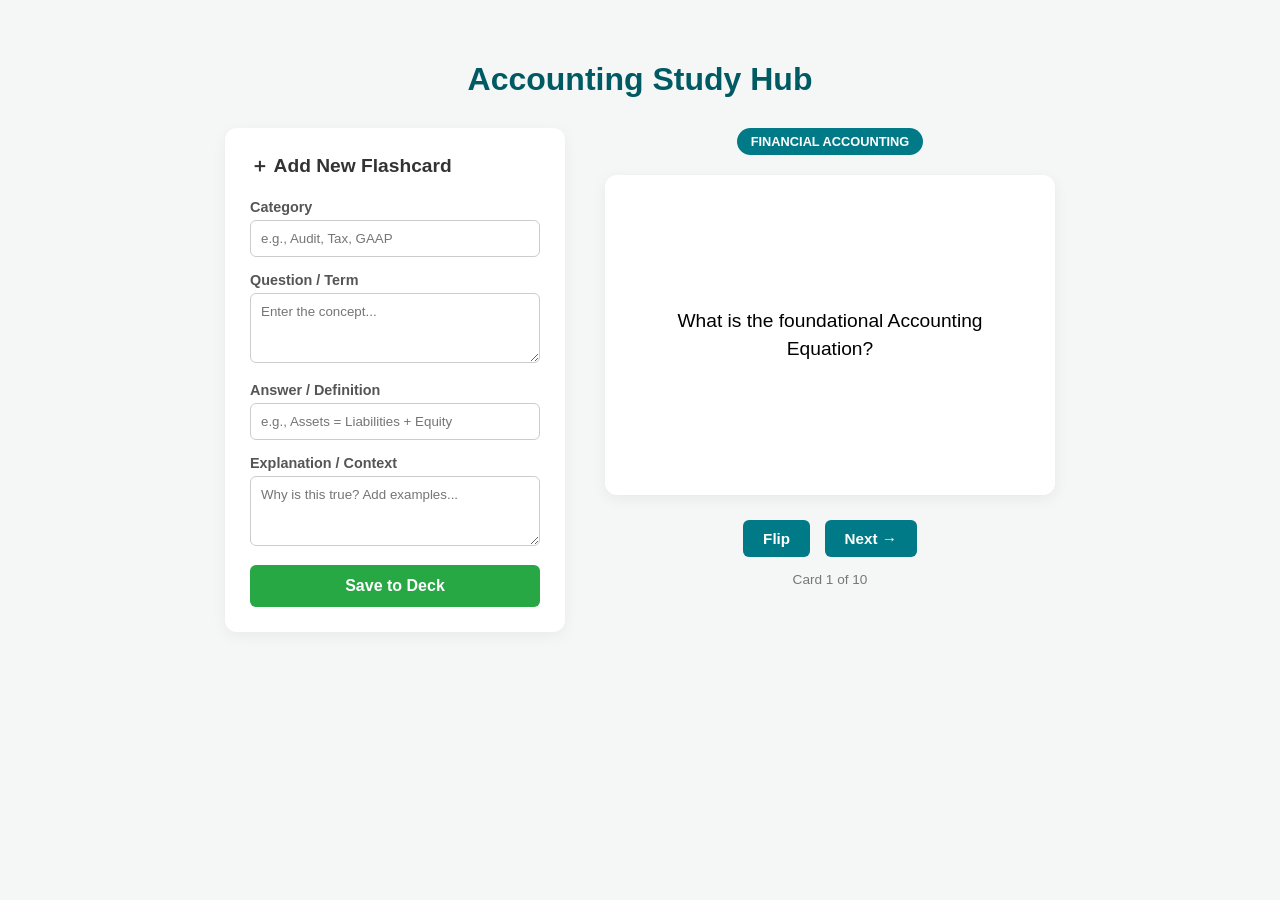
<file: index.html>
<!DOCTYPE html>
<html lang="en">
<head>
    <meta charset="UTF-8">
    <meta name="viewport" content="width=device-width, initial-scale=1.0">
    <title>Accounting Study Hub</title>
    <link rel="stylesheet" href="review.css">
</head>
<body>

    <h1>Accounting Study Hub</h1>

    <div class="dashboard">
        
        <!-- LEFT COLUMN: The Creator Form -->
        <div class="form-container">
            <h2>＋ Add New Flashcard</h2>
            <form id="card-form">
                <div class="form-group">
                    <label for="form-category">Category</label>
                    <input type="text" id="form-category" placeholder="e.g., Audit, Tax, GAAP" required>
                </div>
                <div class="form-group">
                    <label for="form-question">Question / Term</label>
                    <textarea id="form-question" placeholder="Enter the concept..." required></textarea>
                </div>
                <div class="form-group">
                    <label for="form-answer">Answer / Definition</label>
                    <input type="text" id="form-answer" placeholder="e.g., Assets = Liabilities + Equity" required>
                </div>
                <div class="form-group">
                    <label for="form-explanation">Explanation / Context</label>
                    <textarea id="form-explanation" placeholder="Why is this true? Add examples..." required></textarea>
                </div>
                <button type="submit" class="submit-btn">Save to Deck</button>
            </form>
        </div>

        <!-- RIGHT COLUMN: The Active Card Player -->
        <div class="viewer-container">
            <span id="category" class="category-tag">Category</span>
            
            <div class="card-container" id="flashcard-click-area">
                <div class="card-inner" id="card-inner-element">
                    <div class="card-front">
                        <p id="question-text">Loading...</p>
                    </div>
                    <div class="card-back">
                        <div class="back-content">
                            <strong class="answer-title">Answer:</strong>
                            <p id="answer-text">Loading...</p>
                            <hr class="card-divider">
                            <strong class="explanation-title">Explanation:</strong>
                            <p id="explanation-text" class="explanation-paragraph">Loading...</p>
                        </div>
                    </div>
                </div>
            </div>

            <div class="controls">
                <button id="flip-btn">Flip</button>
                <button id="next-btn">Next →</button>
            </div>
            
            <div id="counter" class="counter-text">Card 0 of 0</div>
        </div>

    </div>

    <script src="review.js"></script>
</body>
</html>
</file>
<file: review.css>
body {
    font-family: 'Segoe UI', Tahoma, Geneva, Verdana, sans-serif;
    background-color: #f4f7f6;
    margin: 0;
    padding: 40px 20px;
    display: flex;
    flex-direction: column;
    align-items: center;
    min-height: 100vh;
    box-sizing: border-box;
}

h1 {
    color: #005a63;
    margin-bottom: 30px;
}

.dashboard {
    display: flex;
    gap: 40px;
    max-width: 950px;
    width: 100%;
    justify-content: center;
    align-items: flex-start;
    flex-wrap: wrap;
}

/* Form Styling */
.form-container {
    background: white;
    padding: 25px;
    border-radius: 12px;
    box-shadow: 0 4px 15px rgba(0,0,0,0.05);
    width: 340px;
    box-sizing: border-box;
}

.form-container h2 {
    margin-top: 0;
    color: #333;
    font-size: 1.2rem;
    margin-bottom: 20px;
}

.form-group {
    margin-bottom: 15px;
    text-align: left;
}

.form-group label {
    display: block;
    font-weight: 600;
    margin-bottom: 5px;
    font-size: 0.9rem;
    color: #555;
}

.form-group input, .form-group textarea {
    width: 100%;
    padding: 10px;
    border: 1px solid #ccc;
    border-radius: 6px;
    box-sizing: border-box;
    font-family: inherit;
}

.form-group textarea {
    resize: vertical;
    height: 70px;
}

.submit-btn {
    width: 100%;
    padding: 12px;
    background-color: #28a745;
    color: white;
    border: none;
    border-radius: 6px;
    font-weight: bold;
    cursor: pointer;
    font-size: 1rem;
    transition: background 0.2s;
}

.submit-btn:hover {
    background-color: #218838;
}

/* Flashcard Viewer Styling */
.viewer-container {
    text-align: center;
    width: 450px;
    max-width: 100%;
}

.category-tag {
    background-color: #007a87;
    color: white;
    padding: 6px 14px;
    border-radius: 20px;
    font-size: 0.8rem;
    text-transform: uppercase;
    font-weight: bold;
    display: inline-block;
}

.card-container {
    margin: 20px auto;
    height: 320px; /* Increased height to make space for the explanation */
    width: 100%;
    cursor: pointer;
}

.card-inner {
    position: relative;
    width: 100%;
    height: 100%;
    text-align: center;
    transition: transform 0.4s ease-out;
}

.card-front, .card-back {
    position: absolute;
    width: 100%;
    height: 100%;
    display: flex;
    justify-content: center;
    align-items: center;
    padding: 30px;
    box-sizing: border-box;
    border-radius: 12px;
    box-shadow: 0 4px 15px rgba(0,0,0,0.06);
    background: white;
    font-size: 1.2rem;
    line-height: 1.5;
    transition: opacity 0.3s ease, visibility 0.3s;
}

.card-back {
    background-color: #e8f4f5;
    color: #222;
    align-items: flex-start; /* Aligns text neatly at the top */
    text-align: left;
    overflow-y: auto; /* Adds a scrollbar if she writes a massive explanation */
}

.back-content {
    width: 100%;
}

.answer-title, .explanation-title {
    font-size: 0.85rem;
    text-transform: uppercase;
    letter-spacing: 1px;
    color: #005a63;
    display: block;
    margin-bottom: 4px;
}

.explanation-title {
    color: #666;
}

.explanation-paragraph {
    font-size: 1rem;
    color: #444;
    margin-top: 5px;
}

.card-divider {
    border: 0;
    height: 1px;
    background: #cbdcdb;
    margin: 15px 0;
}

/* Failsafe Visibility Engine */
.card-inner:not(.is-flipped) .card-back {
    opacity: 0;
    visibility: hidden;
    pointer-events: none;
}

.card-inner:not(.is-flipped) .card-front {
    opacity: 1;
    visibility: visible;
}

.card-inner.is-flipped .card-front {
    opacity: 0;
    visibility: hidden;
    pointer-events: none;
}

.card-inner.is-flipped .card-back {
    opacity: 1;
    visibility: visible;
}

.controls button {
    padding: 10px 20px;
    margin: 5px;
    border: none;
    border-radius: 6px;
    background-color: #007a87;
    color: white;
    cursor: pointer;
    font-weight: bold;
    font-size: 0.95rem;
}

.controls button:hover {
    background-color: #005a63;
}

.counter-text {
    margin-top: 10px;
    font-size: 0.85rem;
    color: #777;
}
</file>
